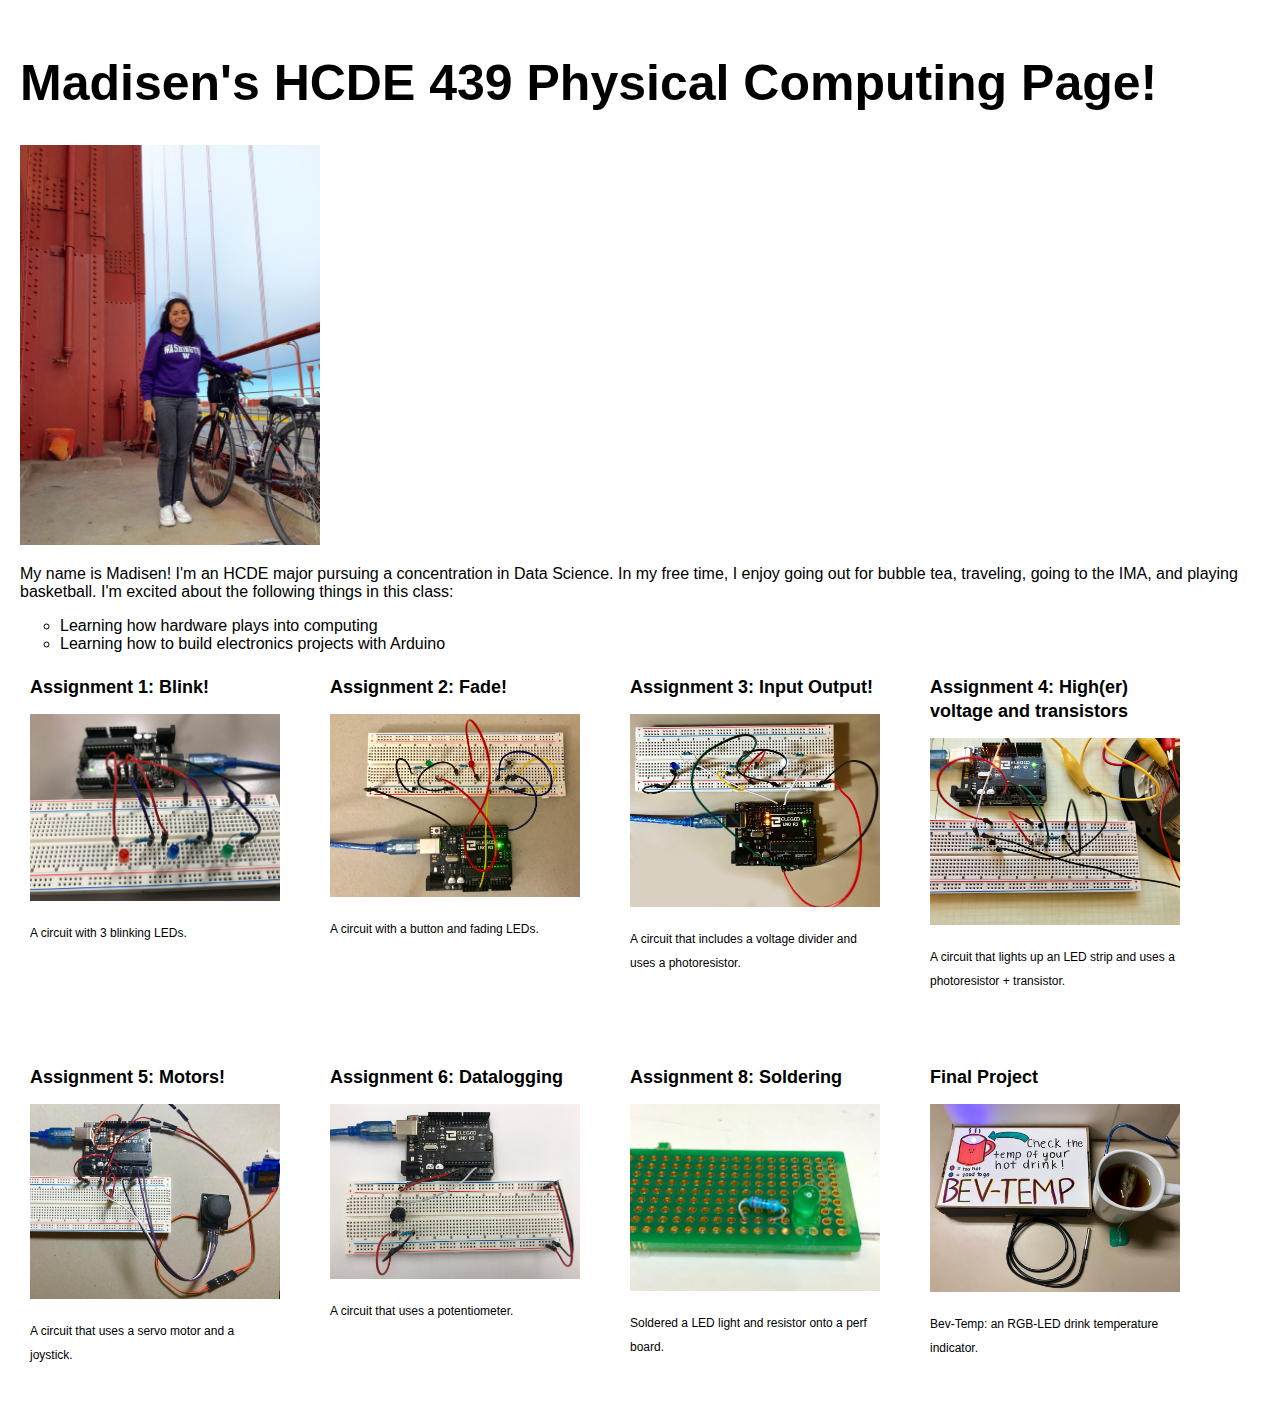
<file: index.html>
<!DOCTYPE html> 
<html> 
    <head> 
        <meta charset="utf-8"> 
        <meta name="viewport" content="width=device-width, maximum-scale=1.0" />

        <title>Madisen's HCDE 439 Physical Computing Page!</title> 

        <link href="style.css" media="screen" rel="stylesheet" type="text/css" />

    </head> 
    <body> 

        <div class="header" style="padding: 20px">
            <h1>Madisen's HCDE 439 Physical Computing Page!</h1>
            <p>
            <img src="madisen.jpg" height=400></a>
            </p>
            <p>
            My name is Madisen! I'm an HCDE major pursuing a concentration in Data Science.
            In my free time, I enjoy going out for bubble tea, traveling, going to the IMA,
            and playing basketball.

            I'm excited about the following things in this class: 
            <ul style="list-style-type:circle">
                <li>Learning how hardware plays into computing</li>
                <li>Learning how to build electronics projects with Arduino</li>
            </ul>
            </p>
        </div>
        <div class="assignments">

            <div class="assignment">
              <a href="assignment1.html"><h2>Assignment 1: Blink!</h2>
                  <img src="a1_blink_circuit.JPG" width=250></a>
                <p>
		A circuit with 3 blinking LEDs. 
                </p>
            </div>
        <div class="assignment">
                <a href="assignment2.html"><h2>Assignment 2: Fade!</h2>
                    <img src="a2_circuit.jpg" width=250></a>
                  <p>
        A circuit with a button and fading LEDs.
                  </p>
        </div>
        <div class="assignment">
                <a href="assignment3.html"><h2>Assignment 3: Input Output!</h2>
                    <img src="a3_circuit.jpg" width=250></a>
                  <p>
        A circuit that includes a voltage divider and uses a photoresistor.
                  </p>
        </div>
        <div class="assignment">
            <a href="assignment4.html"><h2>Assignment 4: High(er) voltage and transistors</h2>
                <img src="a4_circuit1.jpg" width=250></a>
              <p>
         A circuit that lights up an LED strip and uses a photoresistor + transistor.
              </p>
        </div>
        <div class="assignment">
            <a href="assignment5.html"><h2>Assignment 5: Motors!</h2>
                <img src="a5_circuit1.jpg" width=250></a>
              <p>
         A circuit that uses a servo motor and a joystick.
              </p>
        </div>
        <div class="assignment">
            <a href="assignment6.html"><h2>Assignment 6: Datalogging</h2>
                <img src="a6_circuit1.jpg" width=250></a>
              <p>
         A circuit that uses a potentiometer. 
              </p>
        </div>
        <div class="assignment">
            <a href="assignment8.html"><h2>Assignment 8: Soldering</h2>
                <img src="a8_schematic.jpg" width=250></a>
              <p>
         Soldered a LED light and resistor onto a perf board.
              </p>
        </div>
        <div class="assignment">
            <a href="final_project.html"><h2>Final Project</h2>
                <img src="fp-3.jpg" width=250></a>                
              <p>
    Bev-Temp: an RGB-LED drink temperature indicator.
              </p>
    </div>
	</div>
    </body>
</html>
</file>
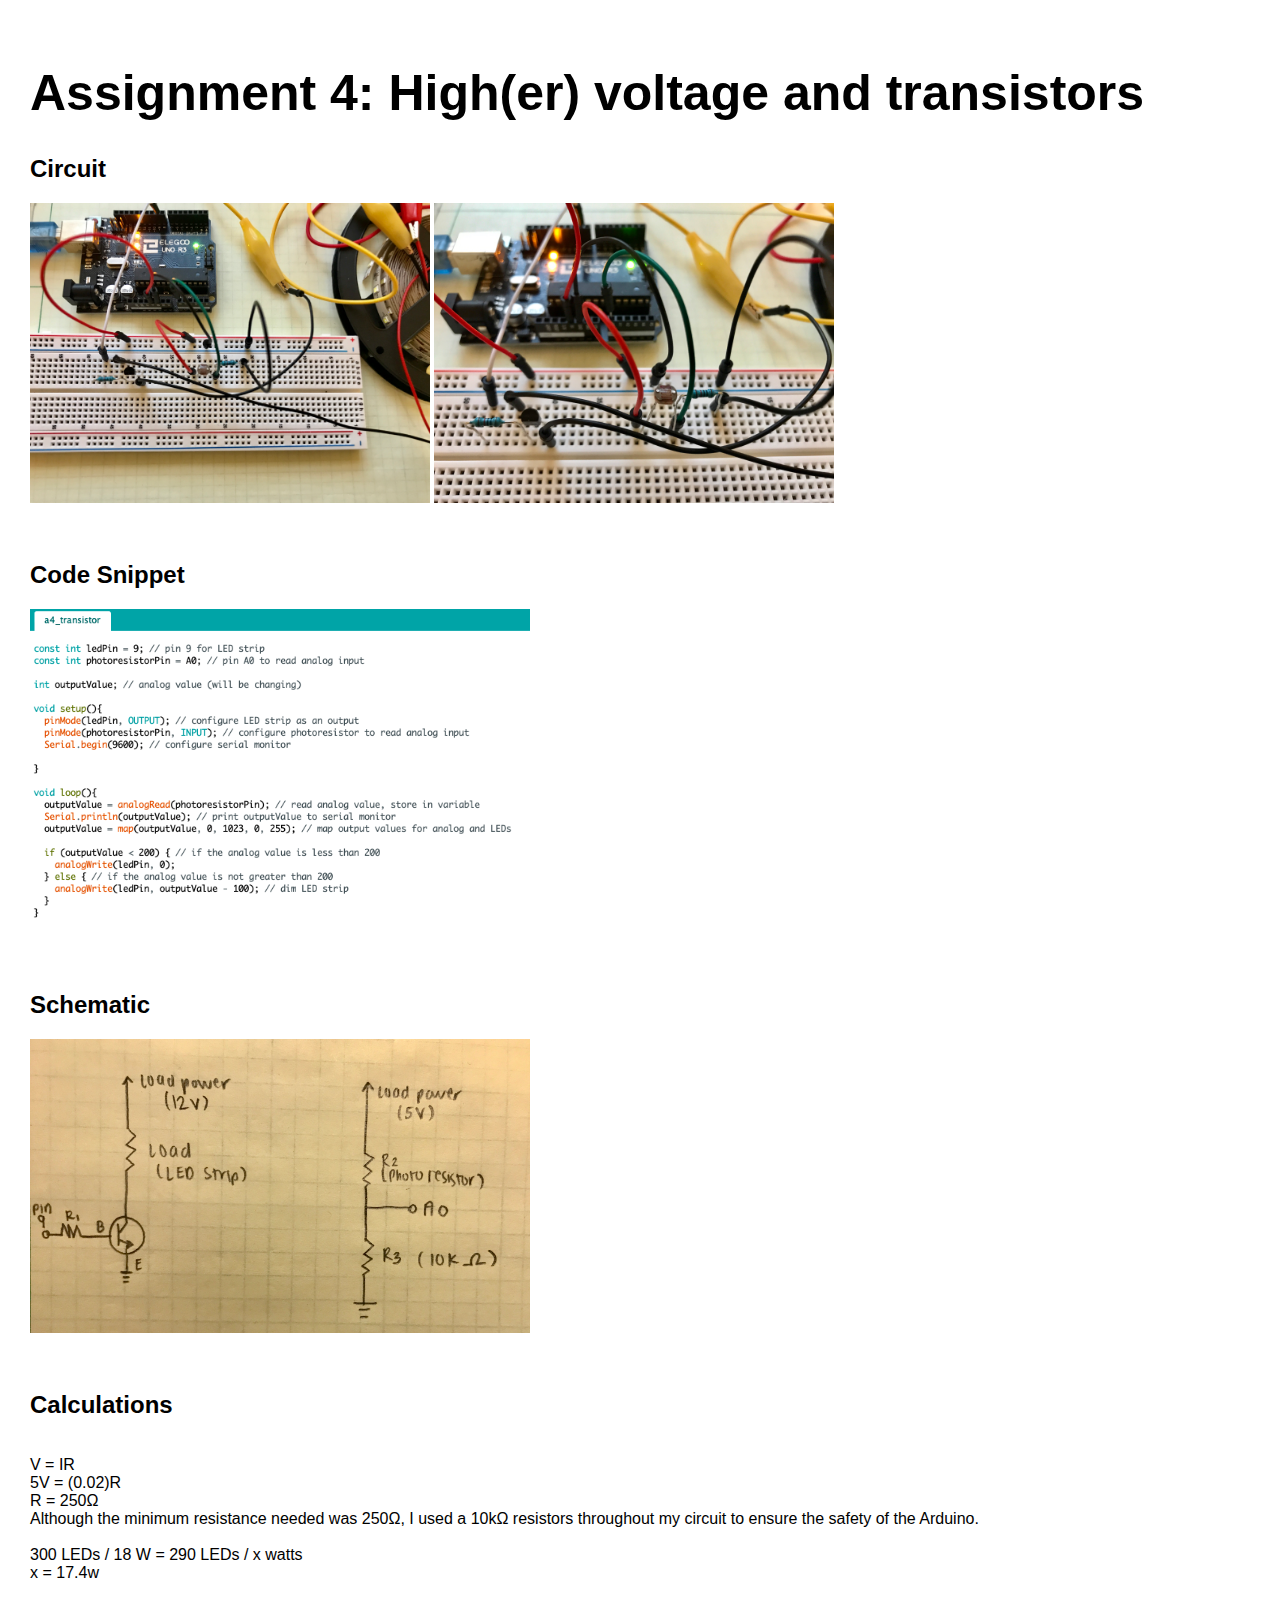
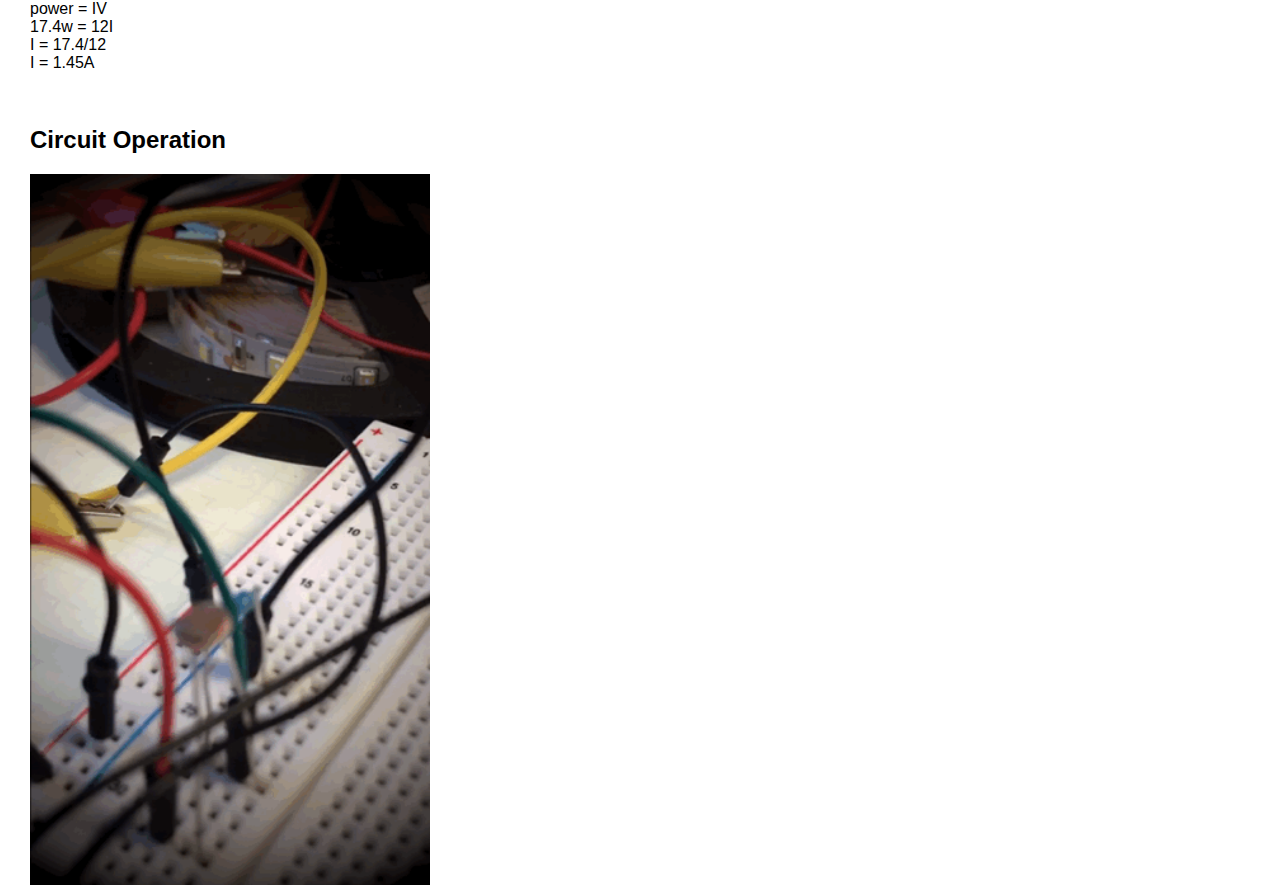
<file: assignment4.html>
<!DOCTYPE html> 
<html> 
    <head> 
        <meta charset="utf-8"> 
        <meta name="viewport" content="width=device-width, maximum-scale=1.0" />

        <title>Assignment 4: High(er) voltage and transistors</title> 

        <link href="style.css" media="screen" rel="stylesheet" type="text/css" />

    </head> 
    <body> 

        <div class="header">
            <h1>Assignment 4: High(er) voltage and transistors</h1>
            <p>
            <h2>Circuit</h2>
            <img src="a4_circuit1.jpg" width=400></a>
            <img src="a4_circuit2.jpg" width=400></a>
            </p>
            <p>
            <br/>
            <h2>Code Snippet</h2>
            <img src="a4_codesnippet.png" width=500></a>
            </p>   
            <br/>
            <h2>Schematic</h2>
            <img src="a4_schematic.jpg" width=500></a>
            </p>   
            <br/>  
            <h2>Calculations</h2>
            <br/>
            V = IR
            <br/>
            5V = (0.02)R 
            <br/>
            R = 250Ω
            <br/>
            Although the minimum resistance needed was 250Ω, I used a 10kΩ resistors throughout my circuit
            to ensure the safety of the Arduino.
            <br/>
            <br/>
            300 LEDs / 18 W = 290 LEDs / x watts
            <br/>
            x = 17.4w
            <br/>
            <br/>
            power = IV
            <br/>
            17.4w  = 12I
            <br/>
            I = 17.4/12
            <br/>
            I = 1.45A
            <br/>

            </p>   
            <br/> 
            <p>
            <h2>Circuit Operation</h2>
            <img src="a4_transistors.gif" width=400></a>
            </p>
            <p>                  
        </div>
        
    </body>
</html>
</file>
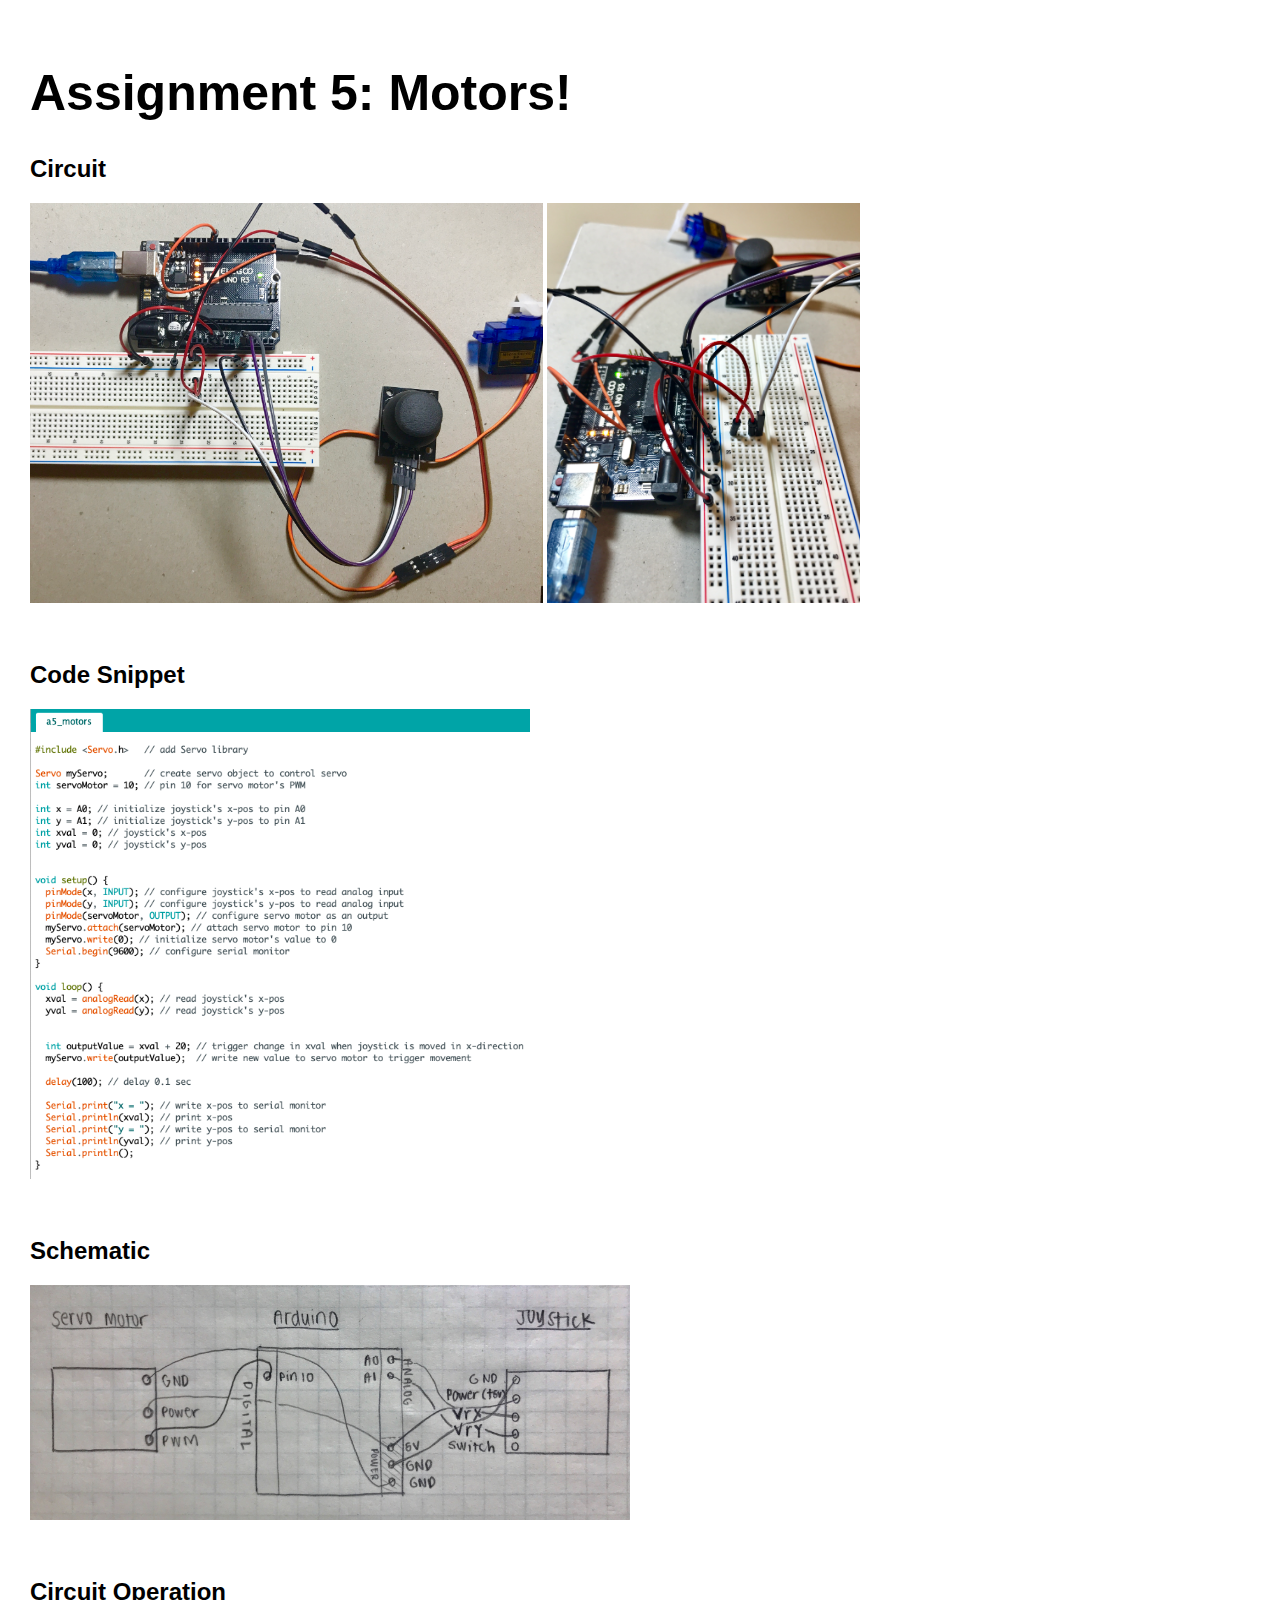
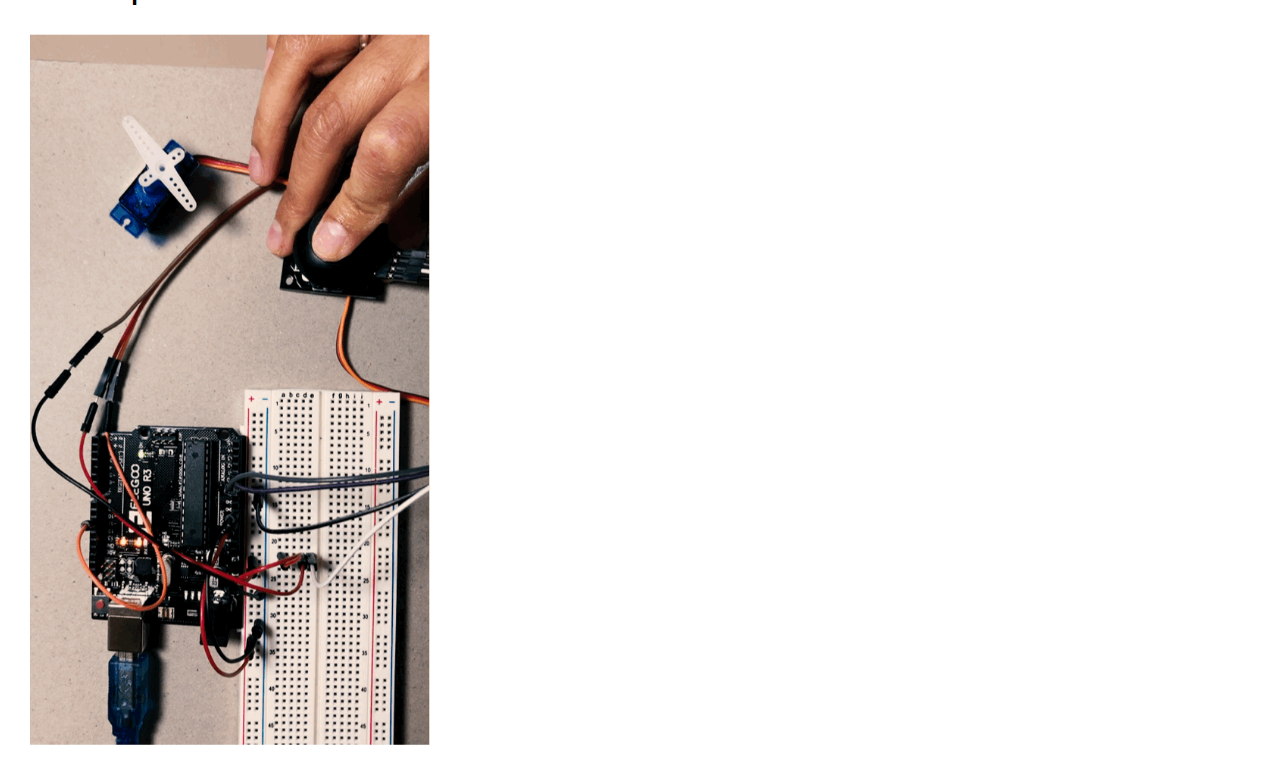
<file: assignment5.html>
<!DOCTYPE html> 
<html> 
    <head> 
        <meta charset="utf-8"> 
        <meta name="viewport" content="width=device-width, maximum-scale=1.0" />

        <title>Assignment 5: Motors!</title> 

        <link href="style.css" media="screen" rel="stylesheet" type="text/css" />

    </head> 
    <body> 

        <div class="header">
            <h1>Assignment 5: Motors!</h1>
            <p>
            <h2>Circuit</h2>
            <img src="a5_circuit1.jpg" height=400></a>
            <img src="a5_circuit2.jpg" height=400></a>
            </p>
            <p>
            <br/>
            <h2>Code Snippet</h2>
            <img src="a5_codesnippet.png" width=500></a>
            </p>   
            <br/>
            <h2>Schematic</h2>
            <img src="a5_schematic.jpg" width=600></a>
            </p>   
            <br/> 
            <p>
            <h2>Circuit Operation</h2>
            <img src="a5_motors.gif" width=400></a>
            </p>
            <p>                  
        </div>
        
    </body>
</html>
</file>
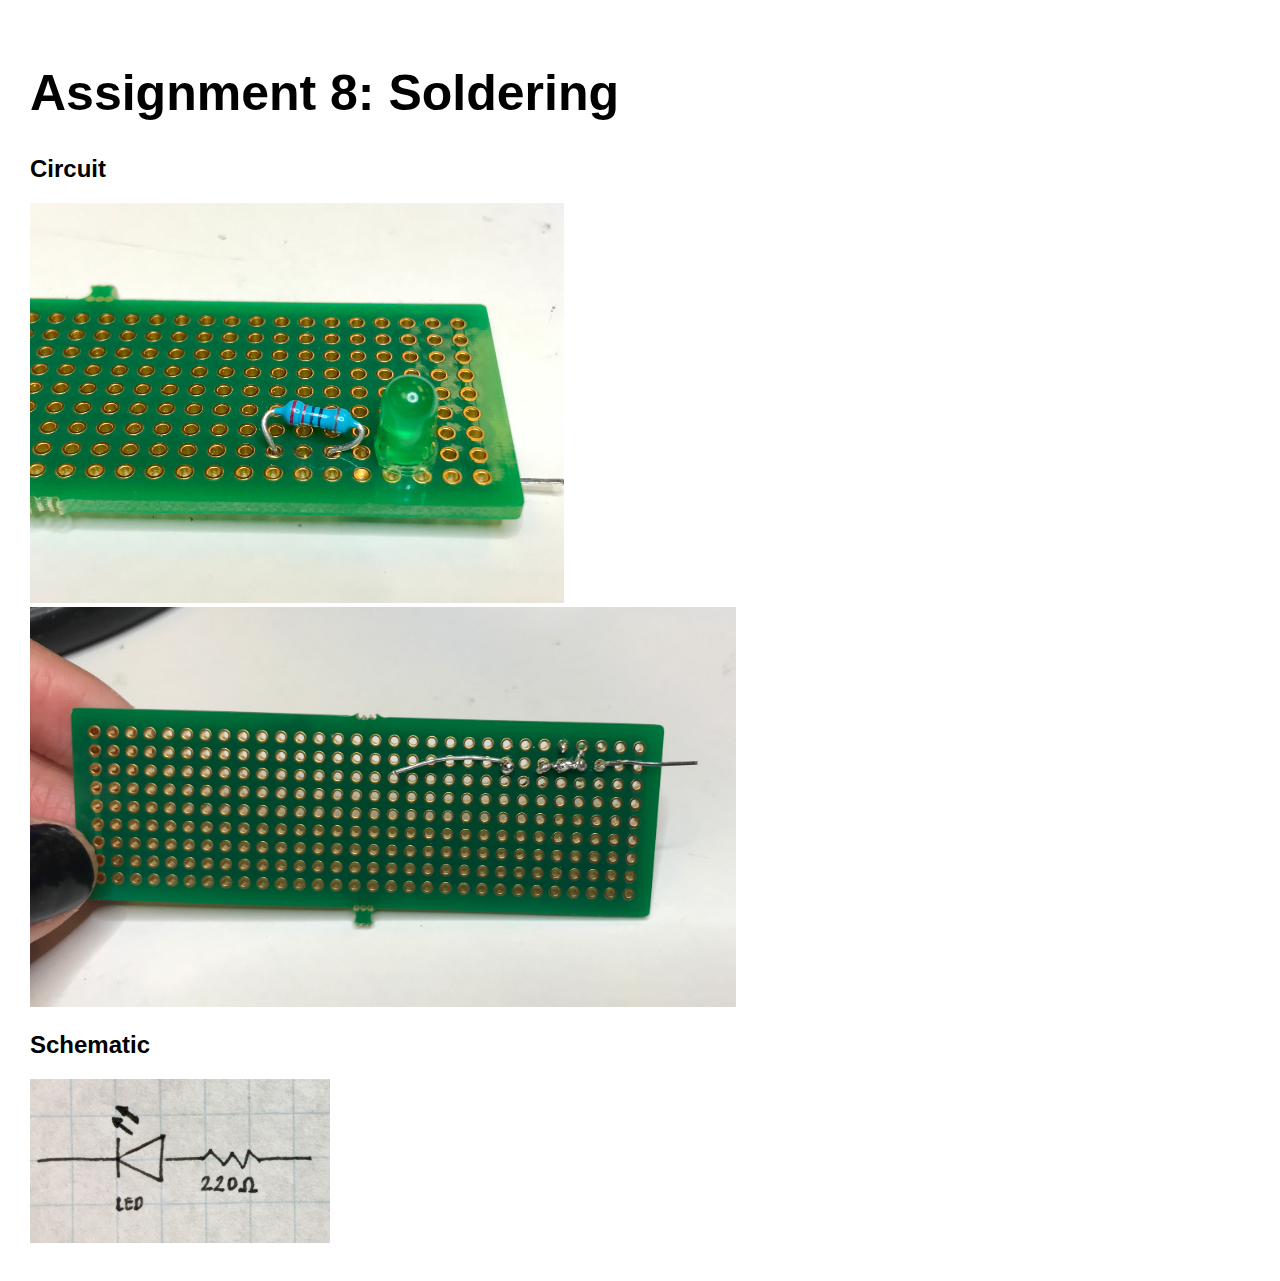
<file: assignment8.html>
<!DOCTYPE html> 
<html> 
    <head> 
        <meta charset="utf-8"> 
        <meta name="viewport" content="width=device-width, maximum-scale=1.0" />

        <title>Assignment 8: Soldering</title> 

        <link href="style.css" media="screen" rel="stylesheet" type="text/css" />

    </head> 
    <body> 

        <div class="header">
            <h1>Assignment 8: Soldering</h1>
            <p>
            <h2>Circuit</h2>
            <img src="a8_schematic.jpg" height=400></a>
            <img src="a8_soldering.jpg" height=400></a>
            </p>
            <p>
            <h2>Schematic</h2>
            <img src="a8_diagram.jpg" width=300></a>
            </p>   
            <br/>                 
        </div>
        
    </body>
</html>
</file>
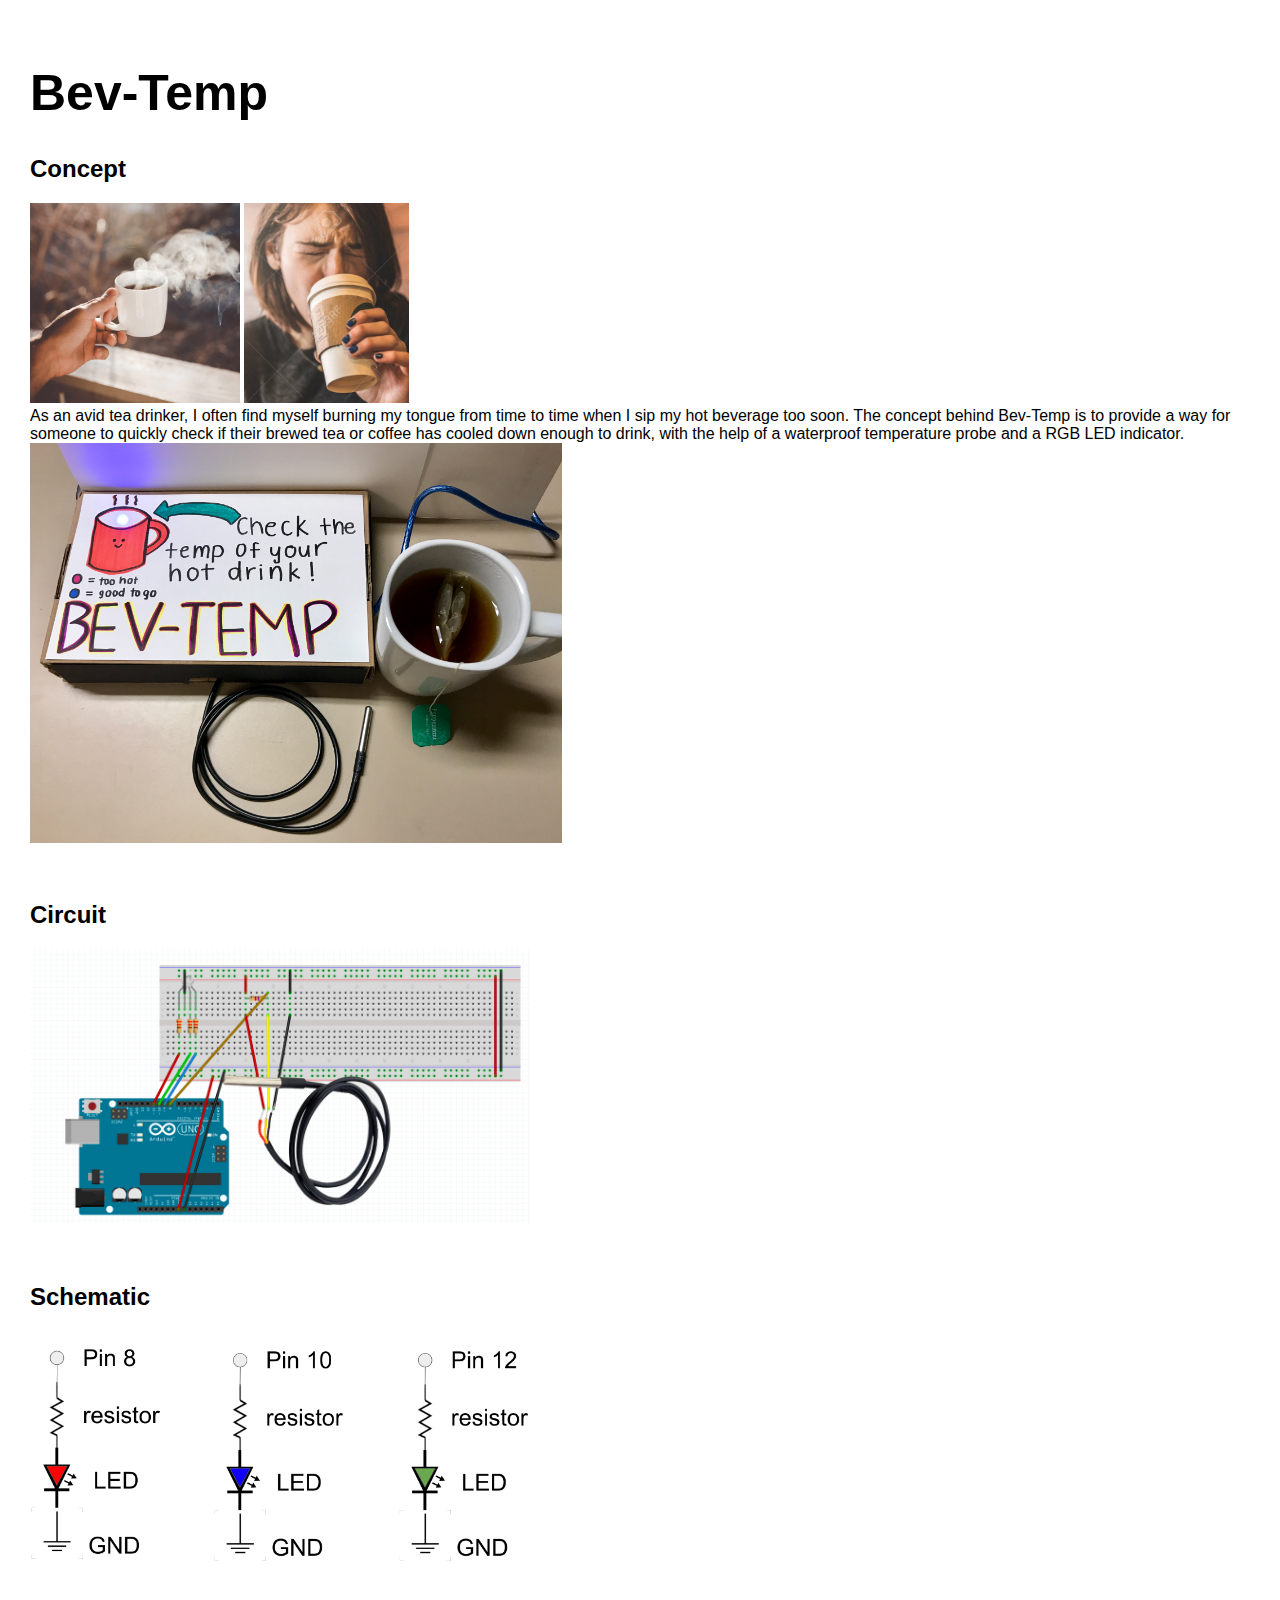
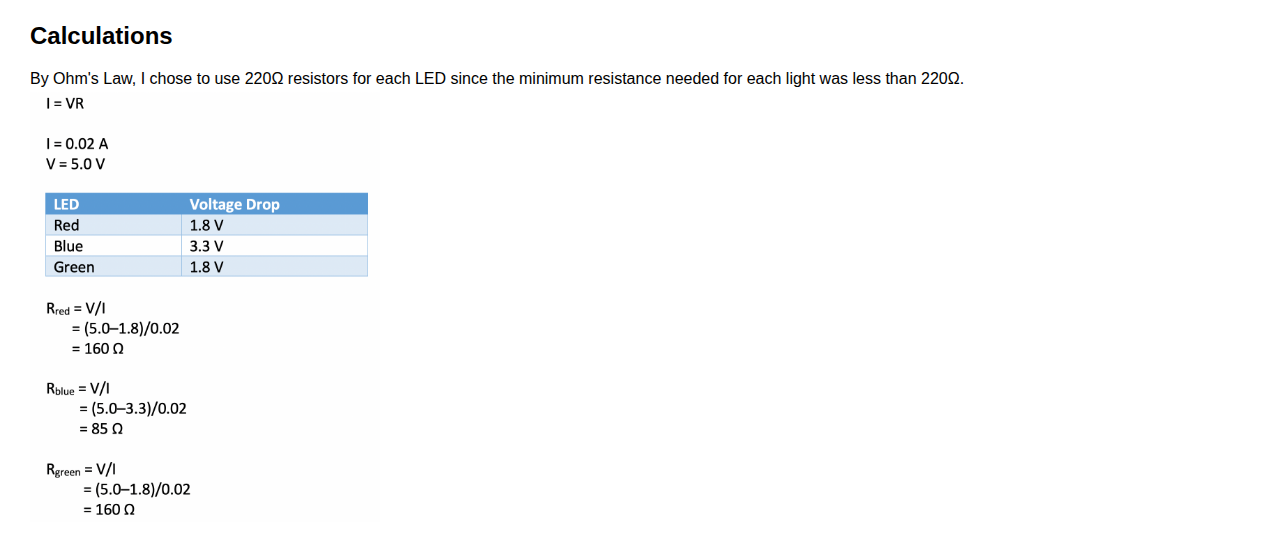
<file: final_project_idea.html>
<!DOCTYPE html> 
<html> 
    <head> 
        <meta charset="utf-8"> 
        <meta name="viewport" content="width=device-width, maximum-scale=1.0" />

        <title>Final Project</title> 

        <link href="style.css" media="screen" rel="stylesheet" type="text/css" />

    </head> 
    <body> 

        <div class="header">
            <h1>Bev-Temp</h1>
            <p>
            <h2>Concept</h2>
            <img src="fp-1.png" height=200></a>
            <img src="fp-2.png" height=200></a>
            </br>
            As an avid tea drinker, I often find myself burning my tongue from time to time
            when I sip my hot beverage too soon. The concept behind Bev-Temp is to provide a 
            way for someone to quickly check if their brewed tea or coffee has cooled down enough 
            to drink, with the help of a waterproof temperature probe and a RGB LED indicator. 
            </br>
            <img src="fp-3.jpg" height=400></a>
            </p>
            <p>
            <br/>
            <h2>Circuit</h2>
            <img src="fp-circuit.jpg" width=500></a>
            </p>   
            <br/>
            <h2>Schematic</h2>
            <img src="a1_blink_schematic.png" width=500></a>
            </p>   
            <br/>  
            <h2>Calculations</h2>
            By Ohm's Law, I chose to use 220Ω resistors for each LED since the minimum resistance
            needed for each light was less than 220Ω.
            <br/>
            <img src="a1_blink_calcs.png" width=350></a>
            </p>   
            <br/>                    
        </div>                       
    </body>
</html>
</file>
<file: style.css>
html, body {
  padding: 0 0 0 0;
  margin: 0;
  font-family: 'helvetica', 'arial', 'sans';
}

h1,h2,h3,h4 {
  font-family: 'helvetica', 'arial', 'sans';
  }


a {
  color: #000;
}

.header {
  background: #fff;
  color: #000;
  height: 600px;
  padding: 30px 30px 30px;
}

.header h1 {
  font-size: 50px;
  }

.assignment {
  font-size: 12px;
  line-height: 24px;
  font-family: 'helvetica', 'arial', 'sans';
  padding: 20px 20px 20px 30px;
  width: 250px;
  height: 350px;
  float: left;
}

.assignment a {
    color: #000;
    text-decoration: none;
}

.assignment a:hover {
  background: #F06;
  color: #F06;
  text-decoration: none;
}


.footer {
    width: 1100px;
    float: left;
    padding: 300px 0px 30px 30px;
}

.widebody {
    width: 800px;
    padding: 0px 30px 30px 30px;
}

.widebody a {
}

.widebody a:hover {
  background: #F06;
  color: #FFF;
  text-decoration: none;
}
</file>
